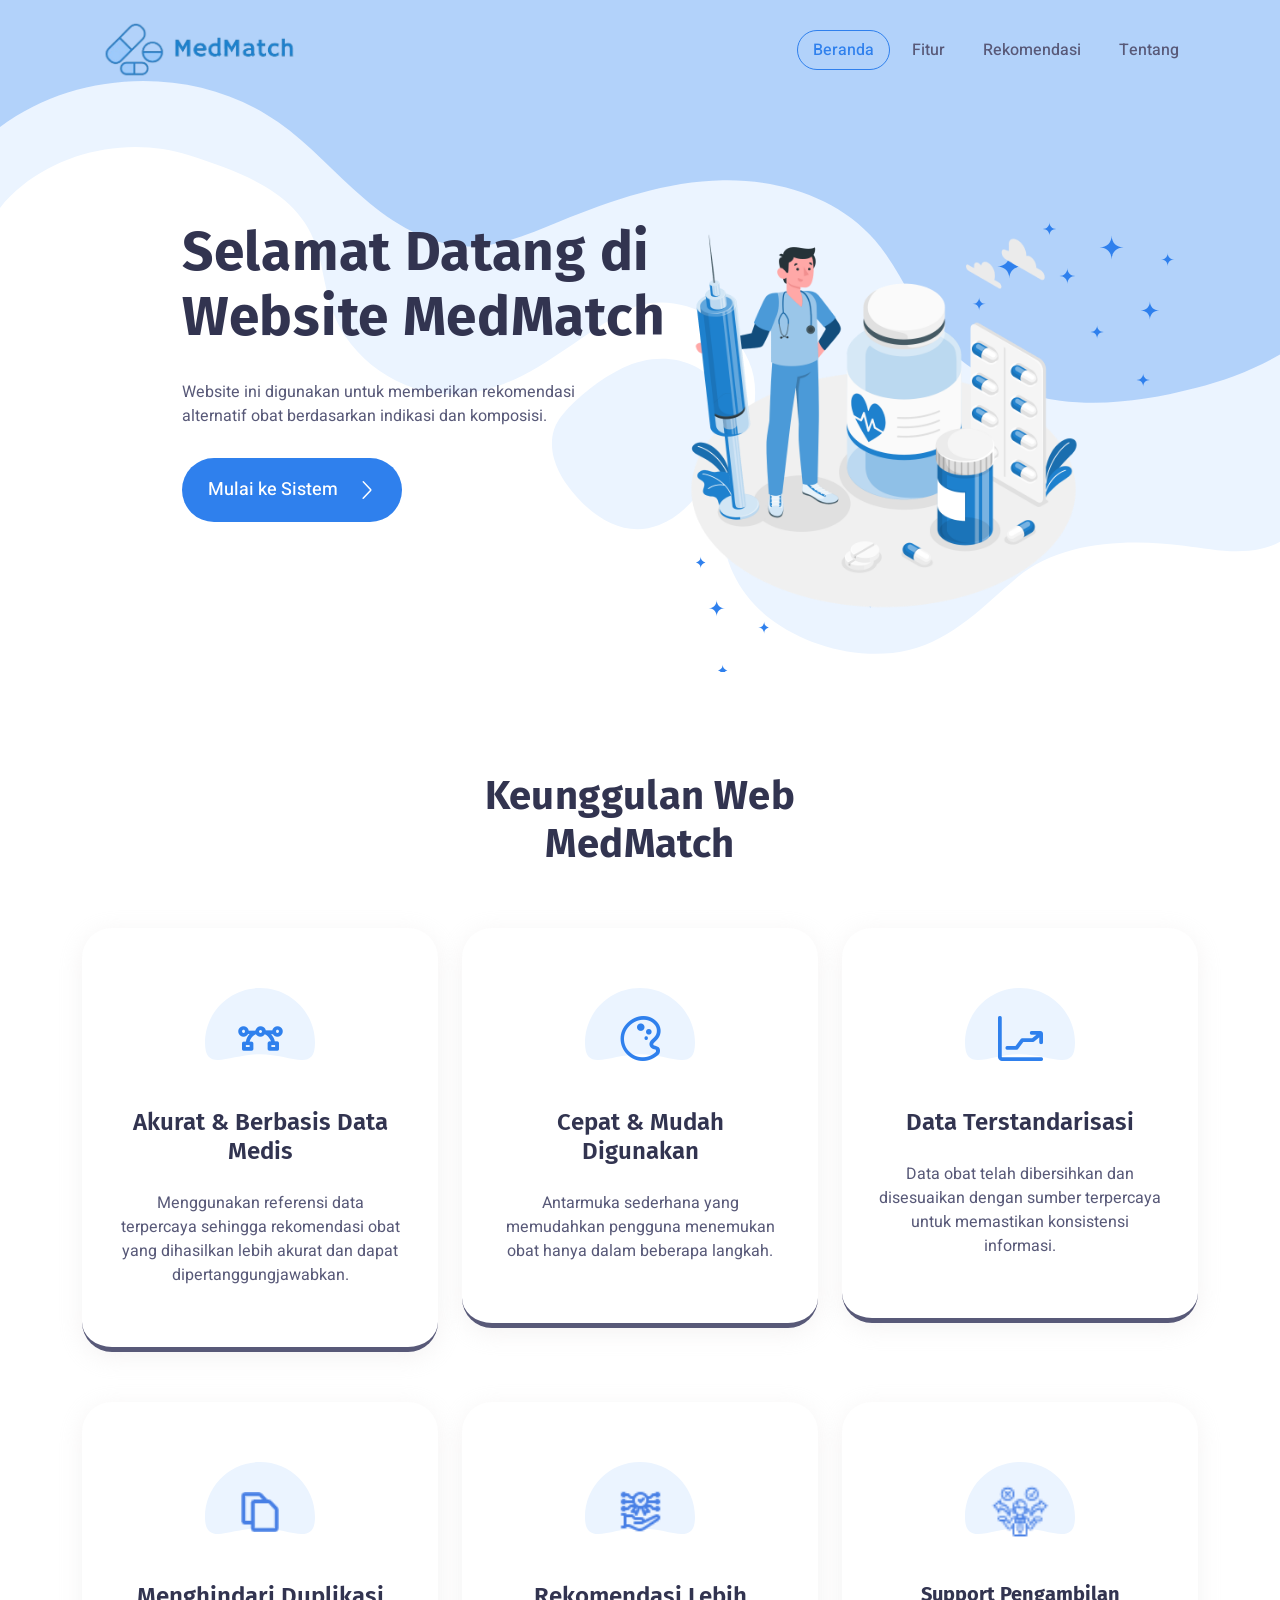
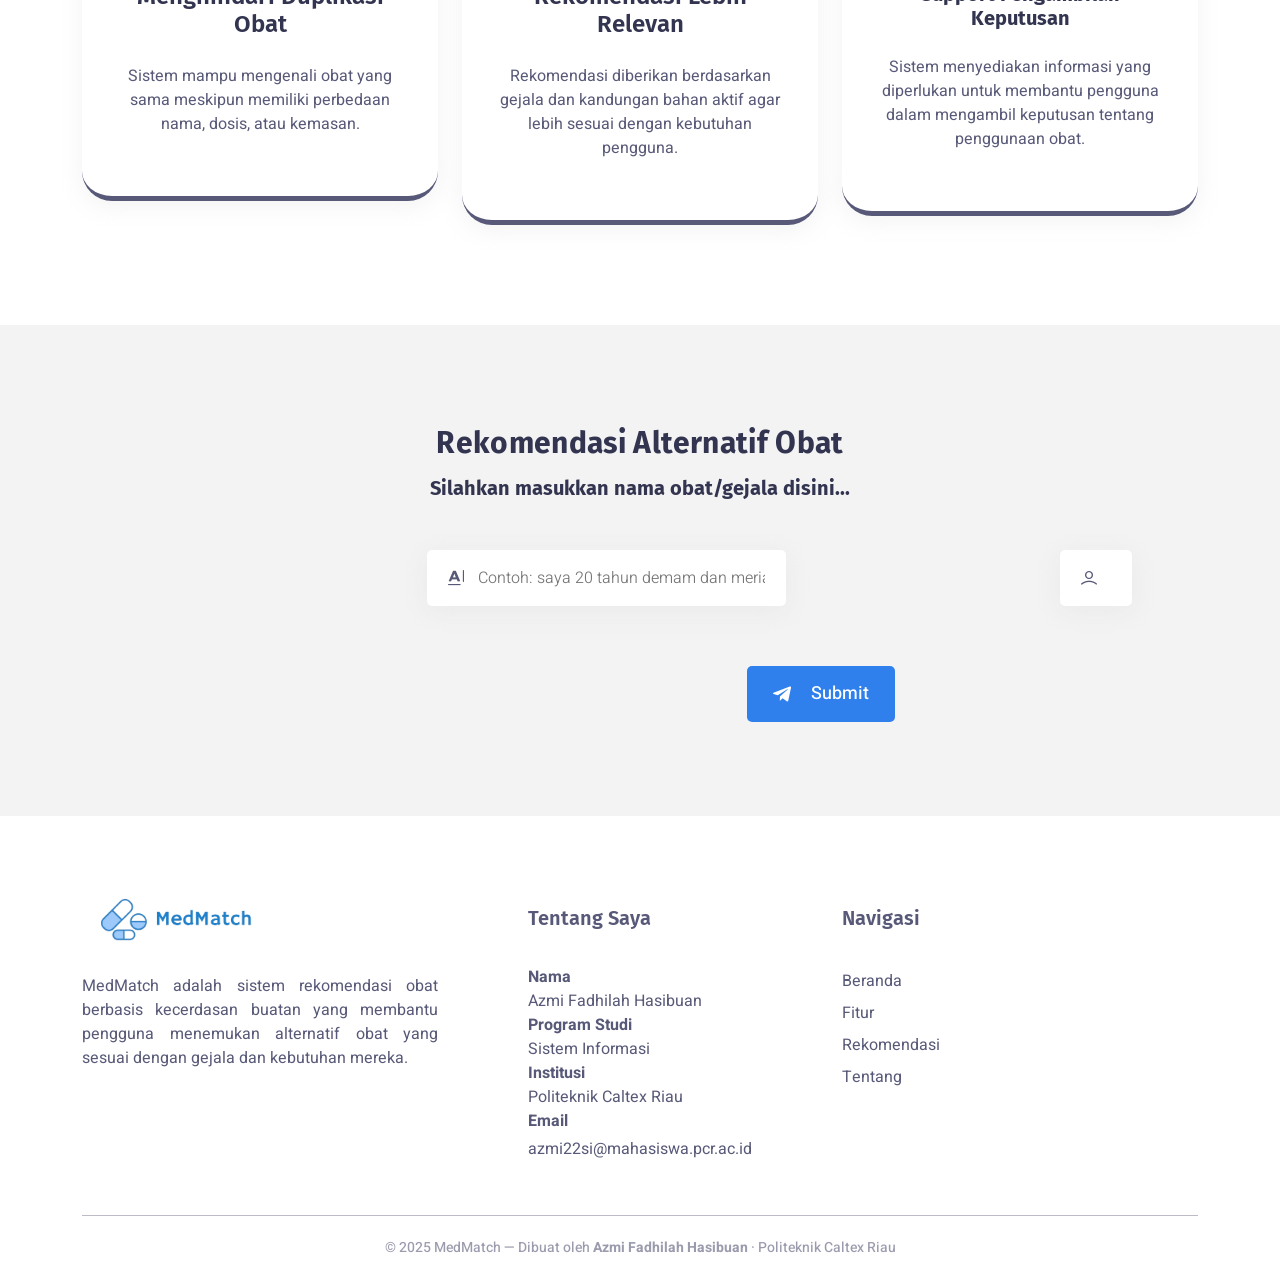
<file: index.html>
<!DOCTYPE html>
<html class="no-js" lang="">
  <head>
    <meta charset="utf-8" />
    <meta http-equiv="x-ua-compatible" content="ie=edge" />
    <title>Nova - Bootstrap 5 Template</title>
    <meta name="description" content="" />
    <meta name="viewport" content="width=device-width, initial-scale=1" />
    <!-- Place favicon.ico in the root directory -->

    <!-- ========================= CSS here ========================= -->
    <link rel="stylesheet" href="assets/css/bootstrap-5.0.0-beta1.min.css" />
    <link rel="stylesheet" href="assets/css/LineIcons.2.0.css"/>
    <link rel="stylesheet" href="assets/css/tiny-slider.css"/>
    <link rel="stylesheet" href="assets/css/animate.css"/>
    <link rel="stylesheet" href="assets/css/lindy-uikit.css"/>
  </head>
  <body>
    <!--[if lte IE 9]>
      <p class="browserupgrade">
        You are using an <strong>outdated</strong> browser. Please
        <a href="https://browsehappy.com/">upgrade your browser</a> to improve
        your experience and security.
      </p>
    <![endif]-->

    <!-- ========================= preloader start ========================= -->
    <div class="preloader">
      <div class="loader">
        <div class="spinner">
          <div class="spinner-container">
            <div class="spinner-rotator">
              <div class="spinner-left">
                <div class="spinner-circle"></div>
              </div>
              <div class="spinner-right">
                <div class="spinner-circle"></div>
              </div>
            </div>
          </div>
        </div>
      </div>
    </div>
    <!-- ========================= preloader end ========================= -->

    <!-- ========================= hero-section-wrapper-5 start ========================= -->
    <section id="home" class="hero-section-wrapper-5">

      <!-- ========================= header-6 start ========================= -->
      <header class="header header-6">
        <div class="navbar-area">
          <div class="container">
            <div class="row align-items-center">
              <div class="col-lg-12">
                <nav class="navbar navbar-expand-lg">
                  <a class="navbar-brand" href="index.html">
                    <img src="assets/img/logo/logo.png" alt="Logo" style="height: 60px; width: auto; max-width: none;" />
                  </a>
                  <button class="navbar-toggler" type="button" data-bs-toggle="collapse" data-bs-target="#navbarSupportedContent6" aria-controls="navbarSupportedContent6" aria-expanded="false" aria-label="Toggle navigation">
                    <span class="toggler-icon"></span>
                    <span class="toggler-icon"></span>
                    <span class="toggler-icon"></span>
                  </button>
  
                  <div class="collapse navbar-collapse sub-menu-bar" id="navbarSupportedContent6">
                    <ul id="nav6" class="navbar-nav ms-auto">
                      <li class="nav-item">
                        <a class="page-scroll active" href="#home">Beranda</a>
                      </li>
                      <li class="nav-item">
                        <a class="page-scroll" href="#feature">Fitur</a>
                      </li>
                      <li class="nav-item">
                        <a class="page-scroll" href="#rekomendasi">Rekomendasi</a>
                      </li>
                      <li class="nav-item">
                        <a class="page-scroll" href="#tentang">Tentang</a>
                      </li>                     
                    </ul>
                  </div>

                  <!-- navbar collapse -->
                </nav>
                <!-- navbar -->
              </div>
            </div>
            <!-- row -->
          </div>
          <!-- container -->
        </div>
        <!-- navbar area -->
      </header>
      <!-- ========================= header-6 end ========================= -->

      <!-- ========================= hero-5 start ========================= -->
      <div class="hero-section hero-style-5 img-bg" style="background-image: url('assets/img/hero/hero-5/hero-bg.svg')">
        <div class="container">
          <div class="row">
            <div class="col-lg-6">
              <div class="hero-content-wrapper" style="transform: translateX(100px);">
                <h2 class="mb-30 wow fadeInUp" data-wow-delay=".2s">Selamat Datang di Website MedMatch</h2>
                <p class="mb-30 wow fadeInUp" data-wow-delay=".4s">Website ini digunakan untuk memberikan rekomendasi alternatif obat berdasarkan indikasi dan komposisi.</p>
                <a href="#rekomendasi" class="button button-lg radius-50 wow fadeInUp" data-wow-delay=".6s">Mulai ke Sistem <i class="lni lni-chevron-right"></i> </a>
              </div>
            </div>
            <div class="col-lg-6 align-self-end">
              <div class="medicine wow fadeInUp" data-wow-delay=".5s" style="text-align: right; padding-left: 10px; ">
                <img src="assets/img/home-icon.png" alt="" style="width: 80%; max-width: 450px; transform: translateX(-100px);">
              </div>
            </div>
          </div>
        </div>
      </div>
      <!-- ========================= hero-5 end ========================= -->

    </section>
    <!-- ========================= hero-section-wrapper-6 end ========================= -->

    <!-- ========================= feature style-5 start ========================= -->
    <section id="feature" class="feature-section feature-style-5">
      <div class="container">
        <div class="row justify-content-center">
          <div class="col-xxl-5 col-xl-5 col-lg-7 col-md-8">
            <div class="section-title text-center mb-60">
              <h3 class="mb-15 wow fadeInUp" data-wow-delay=".2s">Keunggulan Web MedMatch</h3>
            </div>
          </div>
        </div>

        <div class="row">
          <div class="col-lg-4 col-md-6">
            <div class="single-feature wow fadeInUp" data-wow-delay=".2s">
              <div class="icon">
                <i class="lni lni-vector"></i>
                <svg width="110" height="72" viewBox="0 0 110 72" fill="none" xmlns="http://www.w3.org/2000/svg">
                  <path d="M110 54.7589C110 85.0014 85.3757 66.2583 55 66.2583C24.6243 66.2583 0 85.0014 0 54.7589C0 24.5164 24.6243 0 55 0C85.3757 0 110 24.5164 110 54.7589Z" fill="#EBF4FF"/>
                  </svg>                  
              </div>
              <div class="content">
                <h5>Akurat & Berbasis Data Medis</h5>
                <p>Menggunakan referensi data terpercaya sehingga rekomendasi obat yang dihasilkan lebih akurat dan dapat dipertanggungjawabkan.</p>
              </div>
            </div>
          </div>
          <div class="col-lg-4 col-md-6">
            <div class="single-feature wow fadeInUp" data-wow-delay=".4s">
              <div class="icon">
                <i class="lni lni-pallet"></i>
                <svg width="110" height="72" viewBox="0 0 110 72" fill="none" xmlns="http://www.w3.org/2000/svg">
                  <path d="M110 54.7589C110 85.0014 85.3757 66.2583 55 66.2583C24.6243 66.2583 0 85.0014 0 54.7589C0 24.5164 24.6243 0 55 0C85.3757 0 110 24.5164 110 54.7589Z" fill="#EBF4FF"/>
                  </svg> 
              </div>
              <div class="content">
                <h5>Cepat & Mudah Digunakan</h5>
                <p>Antarmuka sederhana yang memudahkan pengguna menemukan obat hanya dalam beberapa langkah.</p>
              </div>
            </div>
          </div>
          <div class="col-lg-4 col-md-6">
            <div class="single-feature wow fadeInUp" data-wow-delay=".6s">
              <div class="icon">
                <i class="lni lni-stats-up"></i>
                <svg width="110" height="72" viewBox="0 0 110 72" fill="none" xmlns="http://www.w3.org/2000/svg">
                  <path d="M110 54.7589C110 85.0014 85.3757 66.2583 55 66.2583C24.6243 66.2583 0 85.0014 0 54.7589C0 24.5164 24.6243 0 55 0C85.3757 0 110 24.5164 110 54.7589Z" fill="#EBF4FF"/>
                  </svg> 
              </div>
              <div class="content">
                <h5>Data Terstandarisasi</h5>
                <p>Data obat telah dibersihkan dan disesuaikan dengan sumber terpercaya untuk memastikan konsistensi informasi.</p>
              </div>
            </div>
          </div>
          <div class="col-lg-4 col-md-6">
            <div class="single-feature wow fadeInUp" data-wow-delay=".2s">
              <div class="icon">
                <!-- <i class="lni lni-code-alt"></i> -->
                <img src="assets/img/duplicate.png" alt="duplicate" style="width: 40px; height: 40px;">
                <svg width="110" height="72" viewBox="0 0 110 72" fill="none" xmlns="http://www.w3.org/2000/svg">
                  <path d="M110 54.7589C110 85.0014 85.3757 66.2583 55 66.2583C24.6243 66.2583 0 85.0014 0 54.7589C0 24.5164 24.6243 0 55 0C85.3757 0 110 24.5164 110 54.7589Z" fill="#EBF4FF"/>
                  </svg> 
              </div>
              <div class="content">
                <h5>Menghindari Duplikasi Obat</h5>
                <p>Sistem mampu mengenali obat yang sama meskipun memiliki perbedaan nama, dosis, atau kemasan.</p>
              </div>
            </div>
          </div>
          <div class="col-lg-4 col-md-6">
            <div class="single-feature wow fadeInUp" data-wow-delay=".4s">
              <div class="icon">
                <!-- <i class="lni lni-lock"></i> -->
                <img src="assets/img/recommendation.png" alt="recommendation" style="width: 45px; height: 45px;">
                <svg width="110" height="72" viewBox="0 0 110 72" fill="none" xmlns="http://www.w3.org/2000/svg">
                  <path d="M110 54.7589C110 85.0014 85.3757 66.2583 55 66.2583C24.6243 66.2583 0 85.0014 0 54.7589C0 24.5164 24.6243 0 55 0C85.3757 0 110 24.5164 110 54.7589Z" fill="#EBF4FF"/>
                  </svg> 
              </div>
              <div class="content">
                <h5>Rekomendasi Lebih Relevan</h5>
                <p>Rekomendasi diberikan berdasarkan gejala dan kandungan bahan aktif agar lebih sesuai dengan kebutuhan pengguna.</p>
              </div>
            </div>
          </div>
          <div class="col-lg-4 col-md-6">
            <div class="single-feature wow fadeInUp" data-wow-delay=".6s">
              <div class="icon">
                <!-- <i class="lni lni-code"></i> -->
                <img src="assets/img/decision.png" alt="decision" style="width: 60px; height: 60px;">
                <svg width="110" height="72" viewBox="0 0 110 72" fill="none" xmlns="http://www.w3.org/2000/svg">
                  <path d="M110 54.7589C110 85.0014 85.3757 66.2583 55 66.2583C24.6243 66.2583 0 85.0014 0 54.7589C0 24.5164 24.6243 0 55 0C85.3757 0 110 24.5164 110 54.7589Z" fill="#EBF4FF"/>
                  </svg> 
              </div>
              <div class="content">
                <h6>Support Pengambilan Keputusan</h6>
                <h5></h5>
                <p>Sistem menyediakan informasi yang diperlukan untuk membantu pengguna dalam mengambil keputusan tentang penggunaan obat.</p>
              </div>
            </div>
          </div>
        </div>

      </div>
    </section>
    <!-- ========================= feature style-5 end ========================= -->

    <!-- ========================= rekomendasi-style-3 start ========================= -->
    <section id="rekomendasi" class="rekomendasi-section rekomendasi-style-3">
      <div class="container">
        <div class="row justify-content-center">
          <div class="col-xxl-5 col-xl-5 col-lg-7 col-md-10">
            <div class="section-title text-center mb-50">
              <h4 class="mb-15">Rekomendasi Alternatif Obat</h4>
              <h6>Silahkan masukkan nama obat/gejala disini...</h6>
            </div>
          </div>
        </div>
        <div class="row">
          <div class="col-lg-10 mx-auto">
            <div class="rekomendasi-form-wrapper">
              <form id="rekomendasiForm" action="" method="">
                <div class="row">
                  <div class="col-md-8">
                    <div class="single-input">
                      <input type="text" id="nama_obat" name="nama_obat" class="form-input" placeholder="Contoh: saya 20 tahun demam dan meriang" style="width: 100%">
                      <i class="lni lni-text-format"></i>
                    </div>
                  </div>
                  <div class="col-md-4">
                    <div class="single-input">
                      <input type="number" id="usia" name="usia" class="form-input" placeholder="Usia" min="0" max="120" style="width: 100%">
                      <i class="lni lni-user"></i>
                    </div>
                  </div>

                  <div class="col-md-12">
                    <div class="form-button">
                      <button type="submit" class="button"> <i class="lni lni-telegram-original"></i> Submit</button>
                    </div>
                  </div>
                </div>
              </form>
              <div id="notifikasi" class="mt-4" role="alert" aria-live="polite"></div>
              <div id="hasilRekomendasi" class="mt-4"></div>
            </div>
          </div>
        </div>
      </div>
    </section>
    <!-- ========================= rekomendasi-style-3 end ========================= -->

    <!-- ========================= footer style-4 start ========================= -->
    <footer id="tentang" class="footer footer-style-4">
      <div class="container">
        <div class="widget-wrapper">
          <div class="row">

            <!-- Kolom 1: Tentang Aplikasi -->
            <div class="col-xl-4 col-lg-4 col-md-6" justify:center;>
              <div class="footer-widget wow fadeInUp" data-wow-delay=".2s">
                <div class="logo mb-20">
                  <img src="assets/img/logo/logo.png" alt="MedMatch Logo" style="height: 48px; width: auto;">
                </div>
                <p class="desc" style="text-align: justify; line-height: 1.5;">MedMatch adalah sistem rekomendasi obat berbasis kecerdasan buatan yang membantu pengguna menemukan alternatif obat yang sesuai dengan gejala dan kebutuhan mereka.</p>
              </div>
            </div>

            <!-- Kolom 2: Tentang Saya -->
            <div class="col-xl-4 col-lg-4 col-md-6" style="display: flex; justify-content: center; align-items: center;">
              <div class="footer-widget wow fadeInUp" data-wow-delay=".4s">
                <h6>Tentang Saya</h6>
                <ul class="links">
                  <li><p><strong>Nama</strong><br>Azmi Fadhilah Hasibuan</p></li>
                  <li><p><strong>Program Studi</strong><br>Sistem Informasi</p></li>
                  <li><p><strong>Institusi</strong><br>Politeknik Caltex Riau</p></li>
                  <li><p><strong>Email</strong><br><a href="mailto:azmi22si@mahasiswa.pcr.ac.id">azmi22si@mahasiswa.pcr.ac.id</a></p></li>
                </ul>
              </div>
            </div>

            <!-- Kolom 3: Navigasi -->
            <div class="col-xl-4 col-lg-4 col-md-6">
              <div class="footer-widget wow fadeInUp" data-wow-delay=".6s">
                <h6>Navigasi</h6>
                <ul class="links">
                  <li><a href="#home">Beranda</a></li>
                  <li><a href="#feature">Fitur</a></li>
                  <li><a href="#rekomendasi">Rekomendasi</a></li>
                  <li><a href="#tentang">Tentang</a></li>
                </ul>
              </div>
            </div>

          </div>
        </div>

        <!-- Copyright -->
        <div class="copyright-wrapper">
          <p>© 2025 MedMatch — Dibuat oleh <strong>Azmi Fadhilah Hasibuan</strong> · Politeknik Caltex Riau</p>
        </div>

      </div>
    </footer>
    <!-- ========================= footer style-4 end ========================= -->

    <!-- ========================= scroll-top start ========================= -->
    <a href="#" class="scroll-top"> <i class="lni lni-chevron-up"></i> </a>
    <!-- ========================= scroll-top end ========================= -->
		

    <!-- ========================= JS here ========================= -->
    <script src="assets/js/bootstrap-5.0.0-beta1.min.js"></script>
    <script src="assets/js/tiny-slider.js"></script>
    <script src="assets/js/wow.min.js"></script>
    <script src="assets/js/main.js"></script>
    <script>
      const daftarObat = [
        {
          nama: "Paracetamol",
          gejala: ["demam", "meriang", "sakit kepala", "nyeri"],
          indikasi: "Membantu menurunkan demam dan meredakan nyeri ringan sampai sedang.",
          dosis: "Dewasa: 500 mg setiap 4-6 jam bila perlu. Anak: sesuaikan dosis dengan usia/berat badan dan aturan kemasan.",
          kontraindikasi: "Tidak dianjurkan untuk pengguna dengan alergi paracetamol atau gangguan hati berat.",
          golongan: "Analgesik dan antipiretik",
          peringatan: "Jangan melebihi dosis harian dan hindari penggunaan bersamaan dengan produk lain yang juga mengandung paracetamol."
        },
        {
          nama: "Ibuprofen",
          gejala: ["demam", "meriang", "nyeri", "sakit kepala"],
          indikasi: "Membantu meredakan demam, nyeri, dan peradangan ringan.",
          dosis: "Dewasa: 200-400 mg setiap 6-8 jam setelah makan. Anak: gunakan dosis sesuai usia/berat badan pada kemasan.",
          kontraindikasi: "Hindari pada riwayat alergi NSAID, tukak lambung aktif, atau gangguan ginjal berat.",
          golongan: "Anti-inflamasi nonsteroid (NSAID)",
          peringatan: "Gunakan setelah makan dan konsultasikan bila memiliki riwayat maag, asma, hamil, atau memakai pengencer darah."
        },
        {
          nama: "Cetirizine",
          gejala: ["pilek", "bersin", "batuk pilek", "alergi", "hidung gatal"],
          indikasi: "Membantu meredakan gejala alergi seperti bersin, pilek, dan hidung gatal.",
          dosis: "Dewasa: 10 mg sekali sehari. Anak: ikuti dosis anak sesuai usia pada kemasan.",
          kontraindikasi: "Tidak dianjurkan untuk pengguna dengan alergi cetirizine atau gangguan ginjal berat tanpa arahan tenaga kesehatan.",
          golongan: "Antihistamin",
          peringatan: "Dapat menyebabkan kantuk pada sebagian pengguna. Hindari mengemudi bila terasa mengantuk."
        },
        {
          nama: "Chlorpheniramine Maleate (CTM)",
          gejala: ["pilek", "bersin", "batuk pilek", "alergi"],
          indikasi: "Membantu mengurangi keluhan pilek atau bersin karena alergi.",
          dosis: "Dewasa: 4 mg setiap 4-6 jam bila perlu. Anak: gunakan dosis anak sesuai aturan kemasan.",
          kontraindikasi: "Hindari pada alergi CTM dan gunakan hati-hati pada glaukoma atau gangguan prostat.",
          golongan: "Antihistamin generasi pertama",
          peringatan: "Sering menyebabkan kantuk. Hindari alkohol dan aktivitas yang membutuhkan kewaspadaan tinggi."
        },
        {
          nama: "Dextromethorphan",
          gejala: ["batuk", "batuk kering", "batuk pilek"],
          indikasi: "Membantu meredakan batuk kering atau batuk tidak berdahak.",
          dosis: "Dewasa: ikuti dosis pada kemasan, umumnya setiap 6-8 jam bila perlu. Anak: gunakan sediaan dan dosis khusus anak.",
          kontraindikasi: "Tidak untuk batuk berdahak berat atau pengguna yang alergi terhadap dextromethorphan.",
          golongan: "Antitusif",
          peringatan: "Konsultasikan bila batuk berlangsung lebih dari 3 hari, disertai sesak, atau demam tinggi."
        },
        {
          nama: "Guaifenesin",
          gejala: ["batuk", "batuk berdahak", "batuk pilek"],
          indikasi: "Membantu mengencerkan dahak agar lebih mudah dikeluarkan.",
          dosis: "Dewasa dan anak: ikuti aturan dosis sesuai sediaan pada kemasan.",
          kontraindikasi: "Tidak dianjurkan untuk pengguna dengan alergi guaifenesin.",
          golongan: "Ekspektoran",
          peringatan: "Perbanyak minum air putih dan konsultasikan bila dahak berwarna pekat disertai demam tinggi."
        }
      ];

      const kamusKoreksi = {
        domam: "demam",
        meriyang: "meriang",
        batok: "batuk",
        pileg: "pilek",
        pillek: "pilek",
        pusink: "pusing",
        saket: "sakit"
      };

      const formRekomendasi = document.getElementById("rekomendasiForm");
      const inputKeluhan = document.getElementById("nama_obat");
      const inputUsia = document.getElementById("usia");
      const notifikasi = document.getElementById("notifikasi");
      const hasilRekomendasi = document.getElementById("hasilRekomendasi");

      function bersihkanTeks(teks) {
        return teks.toLowerCase().replace(/[^a-z0-9\s]/g, " ").replace(/\s+/g, " ").trim();
      }

      function koreksiEjaan(teks) {
        return bersihkanTeks(teks)
          .split(" ")
          .map((kata) => kamusKoreksi[kata] || kata)
          .join(" ");
      }

      function ambilUsia(teks) {
        const usiaDariInput = parseInt(inputUsia.value, 10);
        if (!Number.isNaN(usiaDariInput)) return usiaDariInput;

        const cocok = teks.match(/(?:usia|umur|saya|anak saya)?\s*(\d{1,3})\s*(?:tahun|thn|th)?/i);
        return cocok ? parseInt(cocok[1], 10) : null;
      }

      function kategoriUsia(usia) {
        if (usia < 12) return "anak";
        if (usia < 18) return "remaja";
        return "dewasa";
      }

      function tampilkanNotifikasi(pesan, tipe = "warning") {
        notifikasi.innerHTML = `<div class="alert alert-${tipe} mb-0">${pesan}</div>`;
      }

      function hitungSkor(obat, keluhan) {
        return obat.gejala.reduce((skor, gejala) => {
          return keluhan.includes(gejala) ? skor + 1 : skor;
        }, 0);
      }

      function buatKartuObat(obat, urutan, kategori) {
        return `
          <div class="col-lg-6 mb-4">
            <div class="rekomendasi-card">
              <div class="rekomendasi-card-header">
                <div>
                  <span class="rekomendasi-rank">#${urutan}</span>
                  <h5>${obat.nama}</h5>
                </div>
                <span class="rekomendasi-badge">${kategori}</span>
              </div>
              <div class="rekomendasi-card-body">
                <div class="rekomendasi-info">
                  <span>Indikasi</span>
                  <p>${obat.indikasi}</p>
                </div>
                <div class="rekomendasi-info">
                  <span>Dosis</span>
                  <p>${obat.dosis}</p>
                </div>
                <div class="rekomendasi-info">
                  <span>Kontraindikasi</span>
                  <p>${obat.kontraindikasi}</p>
                </div>
                <div class="rekomendasi-info">
                  <span>Golongan obat</span>
                  <p>${obat.golongan}</p>
                </div>
                <div class="rekomendasi-info">
                  <span>Peringatan</span>
                  <p>${obat.peringatan}</p>
                </div>
              </div>
            </div>
          </div>
        `;
      }

      formRekomendasi.addEventListener("submit", function (event) {
        event.preventDefault();

        const keluhanAsli = inputKeluhan.value.trim();
        hasilRekomendasi.innerHTML = "";
        notifikasi.innerHTML = "";

        if (!keluhanAsli) {
          tampilkanNotifikasi("Input gejala tidak boleh kosong.");
          inputKeluhan.focus();
          return;
        }

        const keluhanTerkoreksi = koreksiEjaan(keluhanAsli);
        const usia = ambilUsia(keluhanAsli);
        if (usia === null || usia < 0 || usia > 120) {
          if (keluhanTerkoreksi !== bersihkanTeks(keluhanAsli)) {
            tampilkanNotifikasi(`Sistem memahami ejaan sebagai: "${keluhanTerkoreksi}", namun pengguna harus menginputkan usia yang valid.`);
          } else {
            tampilkanNotifikasi("Pengguna harus menginputkan usia yang valid.");
          }
          inputUsia.focus();
          return;
        }

        const kategori = kategoriUsia(usia);
        const rekomendasi = daftarObat
          .map((obat) => ({ ...obat, skor: hitungSkor(obat, keluhanTerkoreksi) }))
          .filter((obat) => obat.skor > 0)
          .sort((a, b) => b.skor - a.skor || a.nama.localeCompare(b.nama))
          .slice(0, 5);

        if (rekomendasi.length === 0) {
          tampilkanNotifikasi("Gejala belum dikenali. Coba masukkan keluhan seperti demam, meriang, batuk, pilek, nyeri, atau sakit kepala.", "info");
          return;
        }

        if (keluhanTerkoreksi !== bersihkanTeks(keluhanAsli)) {
          tampilkanNotifikasi(`Sistem memahami ejaan sebagai: "${keluhanTerkoreksi}".`, "success");
        } else {
          tampilkanNotifikasi(`Ditemukan ${rekomendasi.length} rekomendasi obat untuk kategori ${kategori}.`, "success");
        }

        hasilRekomendasi.innerHTML = `
          <div class="rekomendasi-result-header">
            <h5>Top ${rekomendasi.length} Rekomendasi Teratas</h5>
            <p>Keluhan dikenali: ${keluhanTerkoreksi}</p>
          </div>
          <div class="row">
            ${rekomendasi.map((obat, index) => buatKartuObat(obat, index + 1, kategori)).join("")}
          </div>
        `;
      });
    </script>
  </body>
</html>
</file>
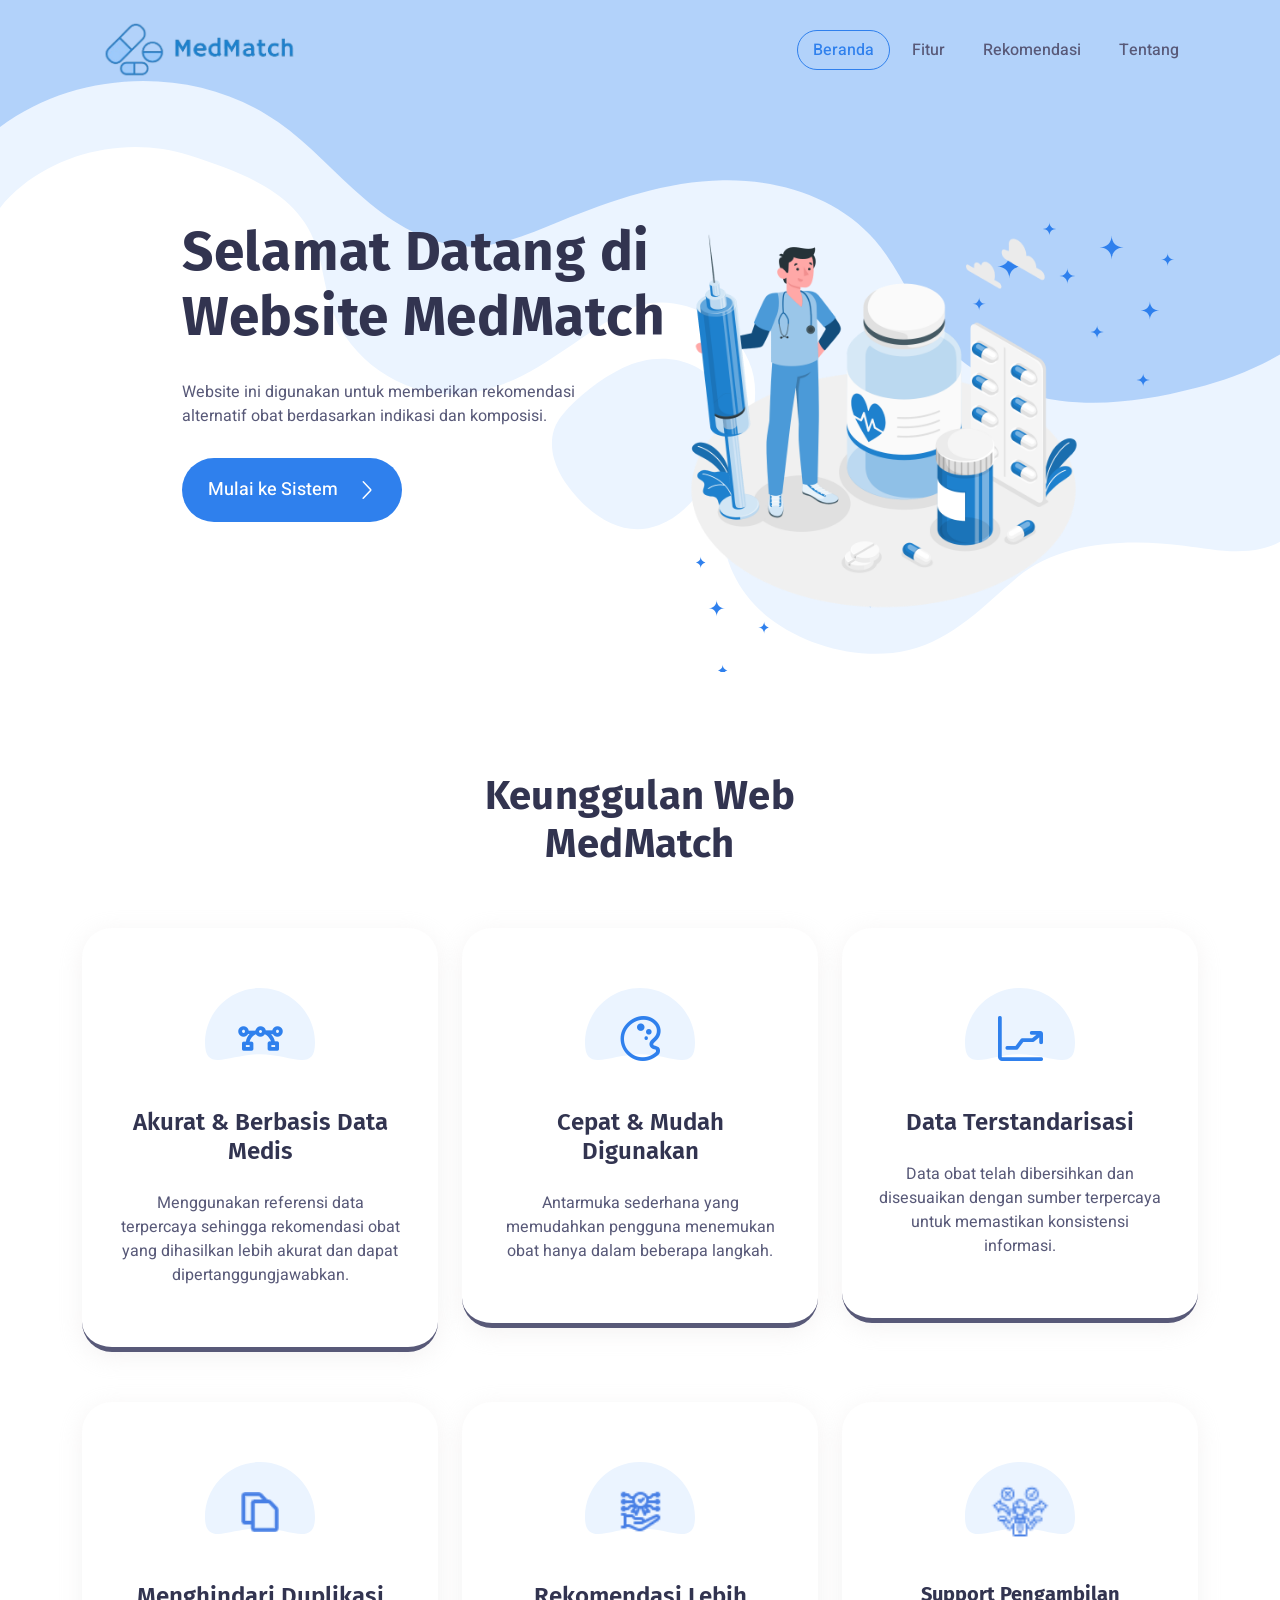
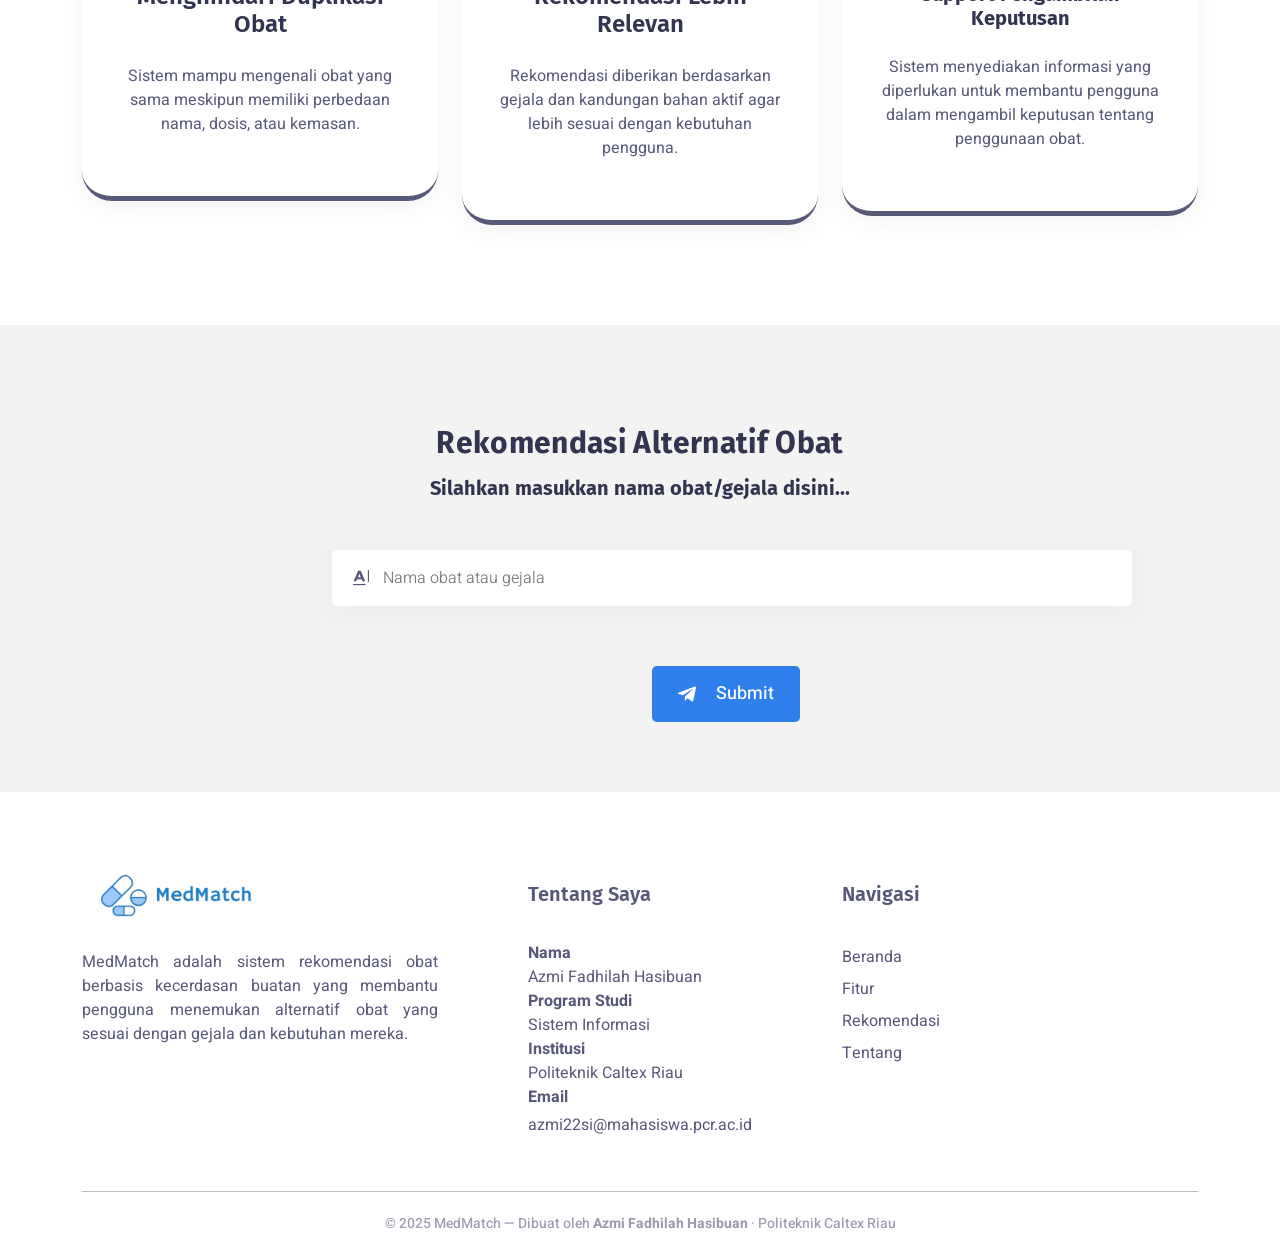
<file: index copy.html>
<!DOCTYPE html>
<html class="no-js" lang="">
  <head>
    <meta charset="utf-8" />
    <meta http-equiv="x-ua-compatible" content="ie=edge" />
    <title>Nova - Bootstrap 5 Template</title>
    <meta name="description" content="" />
    <meta name="viewport" content="width=device-width, initial-scale=1" />
    <!-- Place favicon.ico in the root directory -->

    <!-- ========================= CSS here ========================= -->
    <link rel="stylesheet" href="assets/css/bootstrap-5.0.0-beta1.min.css" />
    <link rel="stylesheet" href="assets/css/LineIcons.2.0.css"/>
    <link rel="stylesheet" href="assets/css/tiny-slider.css"/>
    <link rel="stylesheet" href="assets/css/animate.css"/>
    <link rel="stylesheet" href="assets/css/lindy-uikit.css"/>
  </head>
  <body>
    <!--[if lte IE 9]>
      <p class="browserupgrade">
        You are using an <strong>outdated</strong> browser. Please
        <a href="https://browsehappy.com/">upgrade your browser</a> to improve
        your experience and security.
      </p>
    <![endif]-->

    <!-- ========================= preloader start ========================= -->
    <div class="preloader">
      <div class="loader">
        <div class="spinner">
          <div class="spinner-container">
            <div class="spinner-rotator">
              <div class="spinner-left">
                <div class="spinner-circle"></div>
              </div>
              <div class="spinner-right">
                <div class="spinner-circle"></div>
              </div>
            </div>
          </div>
        </div>
      </div>
    </div>
    <!-- ========================= preloader end ========================= -->

    <!-- ========================= hero-section-wrapper-5 start ========================= -->
    <section id="home" class="hero-section-wrapper-5">

      <!-- ========================= header-6 start ========================= -->
      <header class="header header-6">
        <div class="navbar-area">
          <div class="container">
            <div class="row align-items-center">
              <div class="col-lg-12">
                <nav class="navbar navbar-expand-lg">
                  <a class="navbar-brand" href="index.html">
                    <img src="assets/img/logo/logo.png" alt="Logo" style="height: 60px; width: auto; max-width: none;" />
                  </a>
                  <button class="navbar-toggler" type="button" data-bs-toggle="collapse" data-bs-target="#navbarSupportedContent6" aria-controls="navbarSupportedContent6" aria-expanded="false" aria-label="Toggle navigation">
                    <span class="toggler-icon"></span>
                    <span class="toggler-icon"></span>
                    <span class="toggler-icon"></span>
                  </button>
  
                  <div class="collapse navbar-collapse sub-menu-bar" id="navbarSupportedContent6">
                    <ul id="nav6" class="navbar-nav ms-auto">
                      <li class="nav-item">
                        <a class="page-scroll active" href="#home">Beranda</a>
                      </li>
                      <li class="nav-item">
                        <a class="page-scroll" href="#feature">Fitur</a>
                      </li>
                      <li class="nav-item">
                        <a class="page-scroll" href="#rekomendasi">Rekomendasi</a>
                      </li>
                      <li class="nav-item">
                        <a class="page-scroll" href="#tentang">Tentang</a>
                      </li>                     
                    </ul>
                  </div>

                  <!-- navbar collapse -->
                </nav>
                <!-- navbar -->
              </div>
            </div>
            <!-- row -->
          </div>
          <!-- container -->
        </div>
        <!-- navbar area -->
      </header>
      <!-- ========================= header-6 end ========================= -->

      <!-- ========================= hero-5 start ========================= -->
      <div class="hero-section hero-style-5 img-bg" style="background-image: url('assets/img/hero/hero-5/hero-bg.svg')">
        <div class="container">
          <div class="row">
            <div class="col-lg-6">
              <div class="hero-content-wrapper" style="transform: translateX(100px);">
                <h2 class="mb-30 wow fadeInUp" data-wow-delay=".2s">Selamat Datang di Website MedMatch</h2>
                <p class="mb-30 wow fadeInUp" data-wow-delay=".4s">Website ini digunakan untuk memberikan rekomendasi alternatif obat berdasarkan indikasi dan komposisi.</p>
                <a href="#rekomendasi" class="button button-lg radius-50 wow fadeInUp" data-wow-delay=".6s">Mulai ke Sistem <i class="lni lni-chevron-right"></i> </a>
              </div>
            </div>
            <div class="col-lg-6 align-self-end">
              <div class="medicine wow fadeInUp" data-wow-delay=".5s" style="text-align: right; padding-left: 10px; ">
                <img src="assets/img/home-icon.png" alt="" style="width: 80%; max-width: 450px; transform: translateX(-100px);">
              </div>
            </div>
          </div>
        </div>
      </div>
      <!-- ========================= hero-5 end ========================= -->

    </section>
    <!-- ========================= hero-section-wrapper-6 end ========================= -->

    <!-- ========================= feature style-5 start ========================= -->
    <section id="feature" class="feature-section feature-style-5">
      <div class="container">
        <div class="row justify-content-center">
          <div class="col-xxl-5 col-xl-5 col-lg-7 col-md-8">
            <div class="section-title text-center mb-60">
              <h3 class="mb-15 wow fadeInUp" data-wow-delay=".2s">Keunggulan Web MedMatch</h3>
            </div>
          </div>
        </div>

        <div class="row">
          <div class="col-lg-4 col-md-6">
            <div class="single-feature wow fadeInUp" data-wow-delay=".2s">
              <div class="icon">
                <i class="lni lni-vector"></i>
                <svg width="110" height="72" viewBox="0 0 110 72" fill="none" xmlns="http://www.w3.org/2000/svg">
                  <path d="M110 54.7589C110 85.0014 85.3757 66.2583 55 66.2583C24.6243 66.2583 0 85.0014 0 54.7589C0 24.5164 24.6243 0 55 0C85.3757 0 110 24.5164 110 54.7589Z" fill="#EBF4FF"/>
                  </svg>                  
              </div>
              <div class="content">
                <h5>Akurat & Berbasis Data Medis</h5>
                <p>Menggunakan referensi data terpercaya sehingga rekomendasi obat yang dihasilkan lebih akurat dan dapat dipertanggungjawabkan.</p>
              </div>
            </div>
          </div>
          <div class="col-lg-4 col-md-6">
            <div class="single-feature wow fadeInUp" data-wow-delay=".4s">
              <div class="icon">
                <i class="lni lni-pallet"></i>
                <svg width="110" height="72" viewBox="0 0 110 72" fill="none" xmlns="http://www.w3.org/2000/svg">
                  <path d="M110 54.7589C110 85.0014 85.3757 66.2583 55 66.2583C24.6243 66.2583 0 85.0014 0 54.7589C0 24.5164 24.6243 0 55 0C85.3757 0 110 24.5164 110 54.7589Z" fill="#EBF4FF"/>
                  </svg> 
              </div>
              <div class="content">
                <h5>Cepat & Mudah Digunakan</h5>
                <p>Antarmuka sederhana yang memudahkan pengguna menemukan obat hanya dalam beberapa langkah.</p>
              </div>
            </div>
          </div>
          <div class="col-lg-4 col-md-6">
            <div class="single-feature wow fadeInUp" data-wow-delay=".6s">
              <div class="icon">
                <i class="lni lni-stats-up"></i>
                <svg width="110" height="72" viewBox="0 0 110 72" fill="none" xmlns="http://www.w3.org/2000/svg">
                  <path d="M110 54.7589C110 85.0014 85.3757 66.2583 55 66.2583C24.6243 66.2583 0 85.0014 0 54.7589C0 24.5164 24.6243 0 55 0C85.3757 0 110 24.5164 110 54.7589Z" fill="#EBF4FF"/>
                  </svg> 
              </div>
              <div class="content">
                <h5>Data Terstandarisasi</h5>
                <p>Data obat telah dibersihkan dan disesuaikan dengan sumber terpercaya untuk memastikan konsistensi informasi.</p>
              </div>
            </div>
          </div>
          <div class="col-lg-4 col-md-6">
            <div class="single-feature wow fadeInUp" data-wow-delay=".2s">
              <div class="icon">
                <!-- <i class="lni lni-code-alt"></i> -->
                <img src="assets/img/duplicate.png" alt="duplicate" style="width: 40px; height: 40px;">
                <svg width="110" height="72" viewBox="0 0 110 72" fill="none" xmlns="http://www.w3.org/2000/svg">
                  <path d="M110 54.7589C110 85.0014 85.3757 66.2583 55 66.2583C24.6243 66.2583 0 85.0014 0 54.7589C0 24.5164 24.6243 0 55 0C85.3757 0 110 24.5164 110 54.7589Z" fill="#EBF4FF"/>
                  </svg> 
              </div>
              <div class="content">
                <h5>Menghindari Duplikasi Obat</h5>
                <p>Sistem mampu mengenali obat yang sama meskipun memiliki perbedaan nama, dosis, atau kemasan.</p>
              </div>
            </div>
          </div>
          <div class="col-lg-4 col-md-6">
            <div class="single-feature wow fadeInUp" data-wow-delay=".4s">
              <div class="icon">
                <!-- <i class="lni lni-lock"></i> -->
                <img src="assets/img/recommendation.png" alt="recommendation" style="width: 45px; height: 45px;">
                <svg width="110" height="72" viewBox="0 0 110 72" fill="none" xmlns="http://www.w3.org/2000/svg">
                  <path d="M110 54.7589C110 85.0014 85.3757 66.2583 55 66.2583C24.6243 66.2583 0 85.0014 0 54.7589C0 24.5164 24.6243 0 55 0C85.3757 0 110 24.5164 110 54.7589Z" fill="#EBF4FF"/>
                  </svg> 
              </div>
              <div class="content">
                <h5>Rekomendasi Lebih Relevan</h5>
                <p>Rekomendasi diberikan berdasarkan gejala dan kandungan bahan aktif agar lebih sesuai dengan kebutuhan pengguna.</p>
              </div>
            </div>
          </div>
          <div class="col-lg-4 col-md-6">
            <div class="single-feature wow fadeInUp" data-wow-delay=".6s">
              <div class="icon">
                <!-- <i class="lni lni-code"></i> -->
                <img src="assets/img/decision.png" alt="decision" style="width: 60px; height: 60px;">
                <svg width="110" height="72" viewBox="0 0 110 72" fill="none" xmlns="http://www.w3.org/2000/svg">
                  <path d="M110 54.7589C110 85.0014 85.3757 66.2583 55 66.2583C24.6243 66.2583 0 85.0014 0 54.7589C0 24.5164 24.6243 0 55 0C85.3757 0 110 24.5164 110 54.7589Z" fill="#EBF4FF"/>
                  </svg> 
              </div>
              <div class="content">
                <h6>Support Pengambilan Keputusan</h6>
                <h5></h5>
                <p>Sistem menyediakan informasi yang diperlukan untuk membantu pengguna dalam mengambil keputusan tentang penggunaan obat.</p>
              </div>
            </div>
          </div>
        </div>

      </div>
    </section>
    <!-- ========================= feature style-5 end ========================= -->

    <!-- ========================= rekomendasi-style-3 start ========================= -->
    <section id="rekomendasi" class="rekomendasi-section rekomendasi-style-3">
      <div class="container">
        <div class="row justify-content-center">
          <div class="col-xxl-5 col-xl-5 col-lg-7 col-md-10">
            <div class="section-title text-center mb-50">
              <h4 class="mb-15">Rekomendasi Alternatif Obat</h4>
              <h6>Silahkan masukkan nama obat/gejala disini...</b></h6>
            </div>
          </div>
        </div>
        <div class="row">
          <div class="col-lg-8">
            <div class="rekomendasi-form-wrapper">
              <form action="" method="">
                <div class="row">
                  <div class="col-md-6">
                    <div class="single-input">
                      <input type="text" id="nama_obat" name="nama_obat" class="form-input" placeholder="Nama obat atau gejala" style="width: 800px">
                      <i class="lni lni-text-format"></i>
                    </div>
                  </div>

                  <div class="col-md-12">
                    <div class="form-button">
                      <button type="submit" class="button"> <i class="lni lni-telegram-original"></i> Submit</button>
                    </div>
                  </div>
              </form>
            </div>
          </div>
        </div>
      </div>
    </section>
    <!-- ========================= rekomendasi-style-3 end ========================= -->

    <!-- ========================= footer style-4 start ========================= -->
    <footer id="tentang" class="footer footer-style-4">
      <div class="container">
        <div class="widget-wrapper">
          <div class="row">

            <!-- Kolom 1: Tentang Aplikasi -->
            <div class="col-xl-4 col-lg-4 col-md-6" justify:center;>
              <div class="footer-widget wow fadeInUp" data-wow-delay=".2s">
                <div class="logo mb-20">
                  <img src="assets/img/logo/logo.png" alt="MedMatch Logo" style="height: 48px; width: auto;">
                </div>
                <p class="desc" style="text-align: justify; line-height: 1.5;">MedMatch adalah sistem rekomendasi obat berbasis kecerdasan buatan yang membantu pengguna menemukan alternatif obat yang sesuai dengan gejala dan kebutuhan mereka.</p>
              </div>
            </div>

            <!-- Kolom 2: Tentang Saya -->
            <div class="col-xl-4 col-lg-4 col-md-6" style="display: flex; justify-content: center; align-items: center;">
              <div class="footer-widget wow fadeInUp" data-wow-delay=".4s">
                <h6>Tentang Saya</h6>
                <ul class="links">
                  <li><p><strong>Nama</strong><br>Azmi Fadhilah Hasibuan</p></li>
                  <li><p><strong>Program Studi</strong><br>Sistem Informasi</p></li>
                  <li><p><strong>Institusi</strong><br>Politeknik Caltex Riau</p></li>
                  <li><p><strong>Email</strong><br><a href="mailto:azmi22si@mahasiswa.pcr.ac.id">azmi22si@mahasiswa.pcr.ac.id</a></p></li>
                </ul>
              </div>
            </div>

            <!-- Kolom 3: Navigasi -->
            <div class="col-xl-4 col-lg-4 col-md-6">
              <div class="footer-widget wow fadeInUp" data-wow-delay=".6s">
                <h6>Navigasi</h6>
                <ul class="links">
                  <li><a href="#home">Beranda</a></li>
                  <li><a href="#fitur">Fitur</a></li>
                  <li><a href="#rekomendasi">Rekomendasi</a></li>
                  <li><a href="#tentang">Tentang</a></li>
                </ul>
              </div>
            </div>

          </div>
        </div>

        <!-- Copyright -->
        <div class="copyright-wrapper">
          <p>© 2025 MedMatch — Dibuat oleh <strong>Azmi Fadhilah Hasibuan</strong> · Politeknik Caltex Riau</p>
        </div>

      </div>
    </footer>
    <!-- ========================= footer style-4 end ========================= -->

    <!-- ========================= scroll-top start ========================= -->
    <a href="#" class="scroll-top"> <i class="lni lni-chevron-up"></i> </a>
    <!-- ========================= scroll-top end ========================= -->
		

    <!-- ========================= JS here ========================= -->
    <script src="assets/js/bootstrap-5.0.0-beta1.min.js"></script>
    <script src="assets/js/tiny-slider.js"></script>
    <script src="assets/js/wow.min.js"></script>
    <script src="assets/js/main.js"></script>
  </body>
</html>
</file>
<file: assets/css/tiny-slider.css>
.tns-outer{padding:0 !important}.tns-outer [hidden]{display:none !important}.tns-outer [aria-controls],.tns-outer [data-action]{cursor:pointer}.tns-slider{-webkit-transition:all 0s;-moz-transition:all 0s;transition:all 0s}.tns-slider>.tns-item{-webkit-box-sizing:border-box;-moz-box-sizing:border-box;box-sizing:border-box}.tns-horizontal.tns-subpixel{white-space:nowrap}.tns-horizontal.tns-subpixel>.tns-item{display:inline-block;vertical-align:top;white-space:normal}.tns-horizontal.tns-no-subpixel:after{content:'';display:table;clear:both}.tns-horizontal.tns-no-subpixel>.tns-item{float:left}.tns-horizontal.tns-carousel.tns-no-subpixel>.tns-item{margin-right:-100%}.tns-no-calc{position:relative;left:0}.tns-gallery{position:relative;left:0;min-height:1px}.tns-gallery>.tns-item{position:absolute;left:-100%;-webkit-transition:transform 0s, opacity 0s;-moz-transition:transform 0s, opacity 0s;transition:transform 0s, opacity 0s}.tns-gallery>.tns-slide-active{position:relative;left:auto !important}.tns-gallery>.tns-moving{-webkit-transition:all 0.25s;-moz-transition:all 0.25s;transition:all 0.25s}.tns-autowidth{display:inline-block}.tns-lazy-img{-webkit-transition:opacity 0.6s;-moz-transition:opacity 0.6s;transition:opacity 0.6s;opacity:0.6}.tns-lazy-img.tns-complete{opacity:1}.tns-ah{-webkit-transition:height 0s;-moz-transition:height 0s;transition:height 0s}.tns-ovh{overflow:hidden}.tns-visually-hidden{position:absolute;left:-10000em}.tns-transparent{opacity:0;visibility:hidden}.tns-fadeIn{opacity:1;filter:alpha(opacity=100);z-index:0}.tns-normal,.tns-fadeOut{opacity:0;filter:alpha(opacity=0);z-index:-1}.tns-vpfix{white-space:nowrap}.tns-vpfix>div,.tns-vpfix>li{display:inline-block}.tns-t-subp2{margin:0 auto;width:310px;position:relative;height:10px;overflow:hidden}.tns-t-ct{width:2333.3333333%;width:-webkit-calc(100% * 70 / 3);width:-moz-calc(100% * 70 / 3);width:calc(100% * 70 / 3);position:absolute;right:0}.tns-t-ct:after{content:'';display:table;clear:both}.tns-t-ct>div{width:1.4285714%;width:-webkit-calc(100% / 70);width:-moz-calc(100% / 70);width:calc(100% / 70);height:10px;float:left}

/*# sourceMappingURL=sourcemaps/tiny-slider.css.map */
</file>
